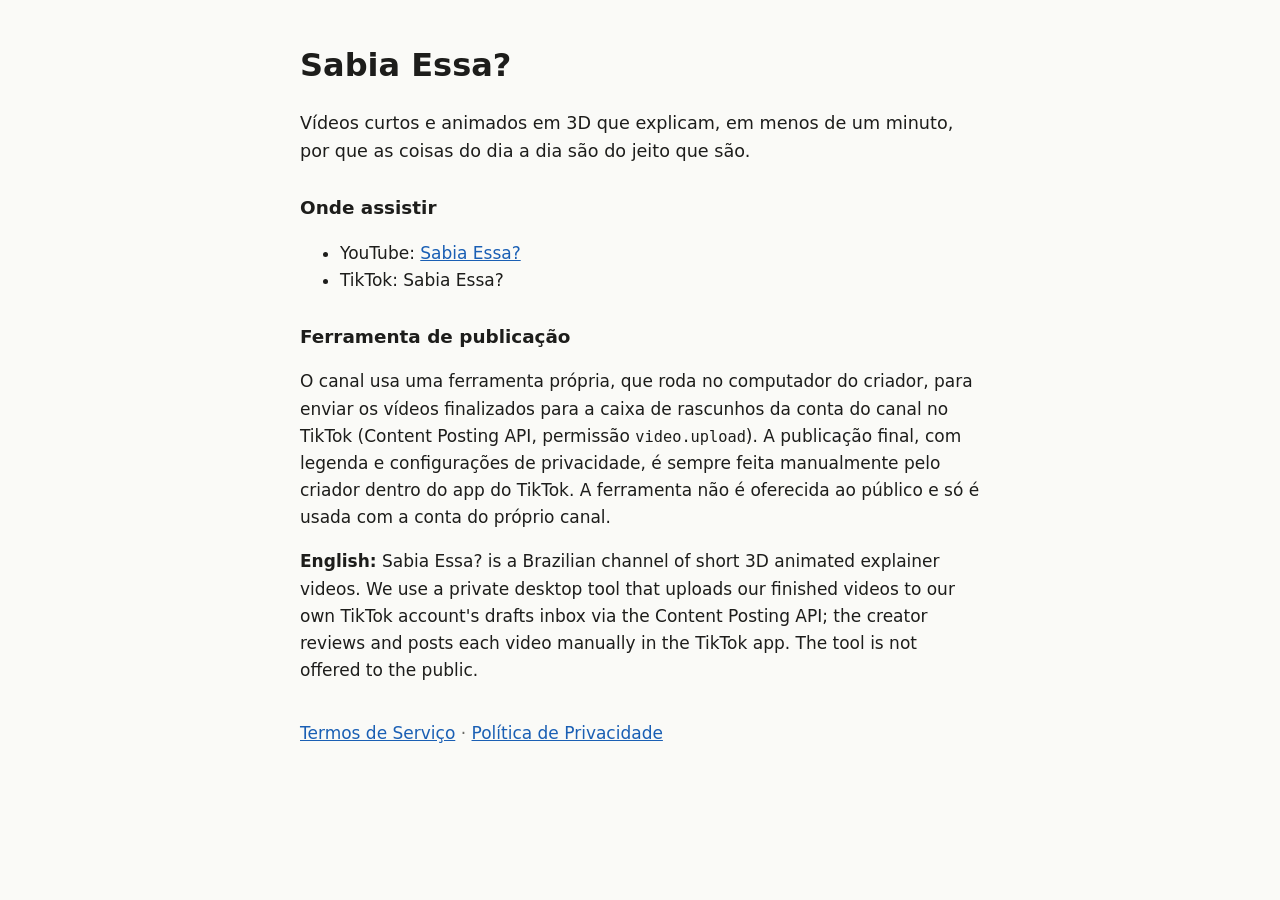
<file: index.html>
<!doctype html>
<html lang="pt-BR">
<head>
<meta charset="utf-8"><meta name="viewport" content="width=device-width, initial-scale=1">
<title>Sabia Essa?</title>
<link rel="stylesheet" href="estilo.css">
</head>
<body>
<main>
  <h1>Sabia Essa?</h1>
  <p class="lead">Vídeos curtos e animados em 3D que explicam, em menos de um minuto, por que as coisas do dia a dia são do jeito que são.</p>

  <h2>Onde assistir</h2>
  <ul>
    <li>YouTube: <a href="https://www.youtube.com/@sabiaessavideos">Sabia Essa?</a></li>
    <li>TikTok: Sabia Essa?</li>
  </ul>

  <h2>Ferramenta de publicação</h2>
  <p>O canal usa uma ferramenta própria, que roda no computador do criador, para enviar os vídeos finalizados para a caixa de rascunhos da conta do canal no TikTok (Content Posting API, permissão <code>video.upload</code>). A publicação final, com legenda e configurações de privacidade, é sempre feita manualmente pelo criador dentro do app do TikTok. A ferramenta não é oferecida ao público e só é usada com a conta do próprio canal.</p>

  <p lang="en"><strong>English:</strong> Sabia Essa? is a Brazilian channel of short 3D animated explainer videos. We use a private desktop tool that uploads our finished videos to our own TikTok account's drafts inbox via the Content Posting API; the creator reviews and posts each video manually in the TikTok app. The tool is not offered to the public.</p>

  <nav><a href="termos.html">Termos de Serviço</a> · <a href="privacidade.html">Política de Privacidade</a></nav>
</main>
</body>
</html>
</file>
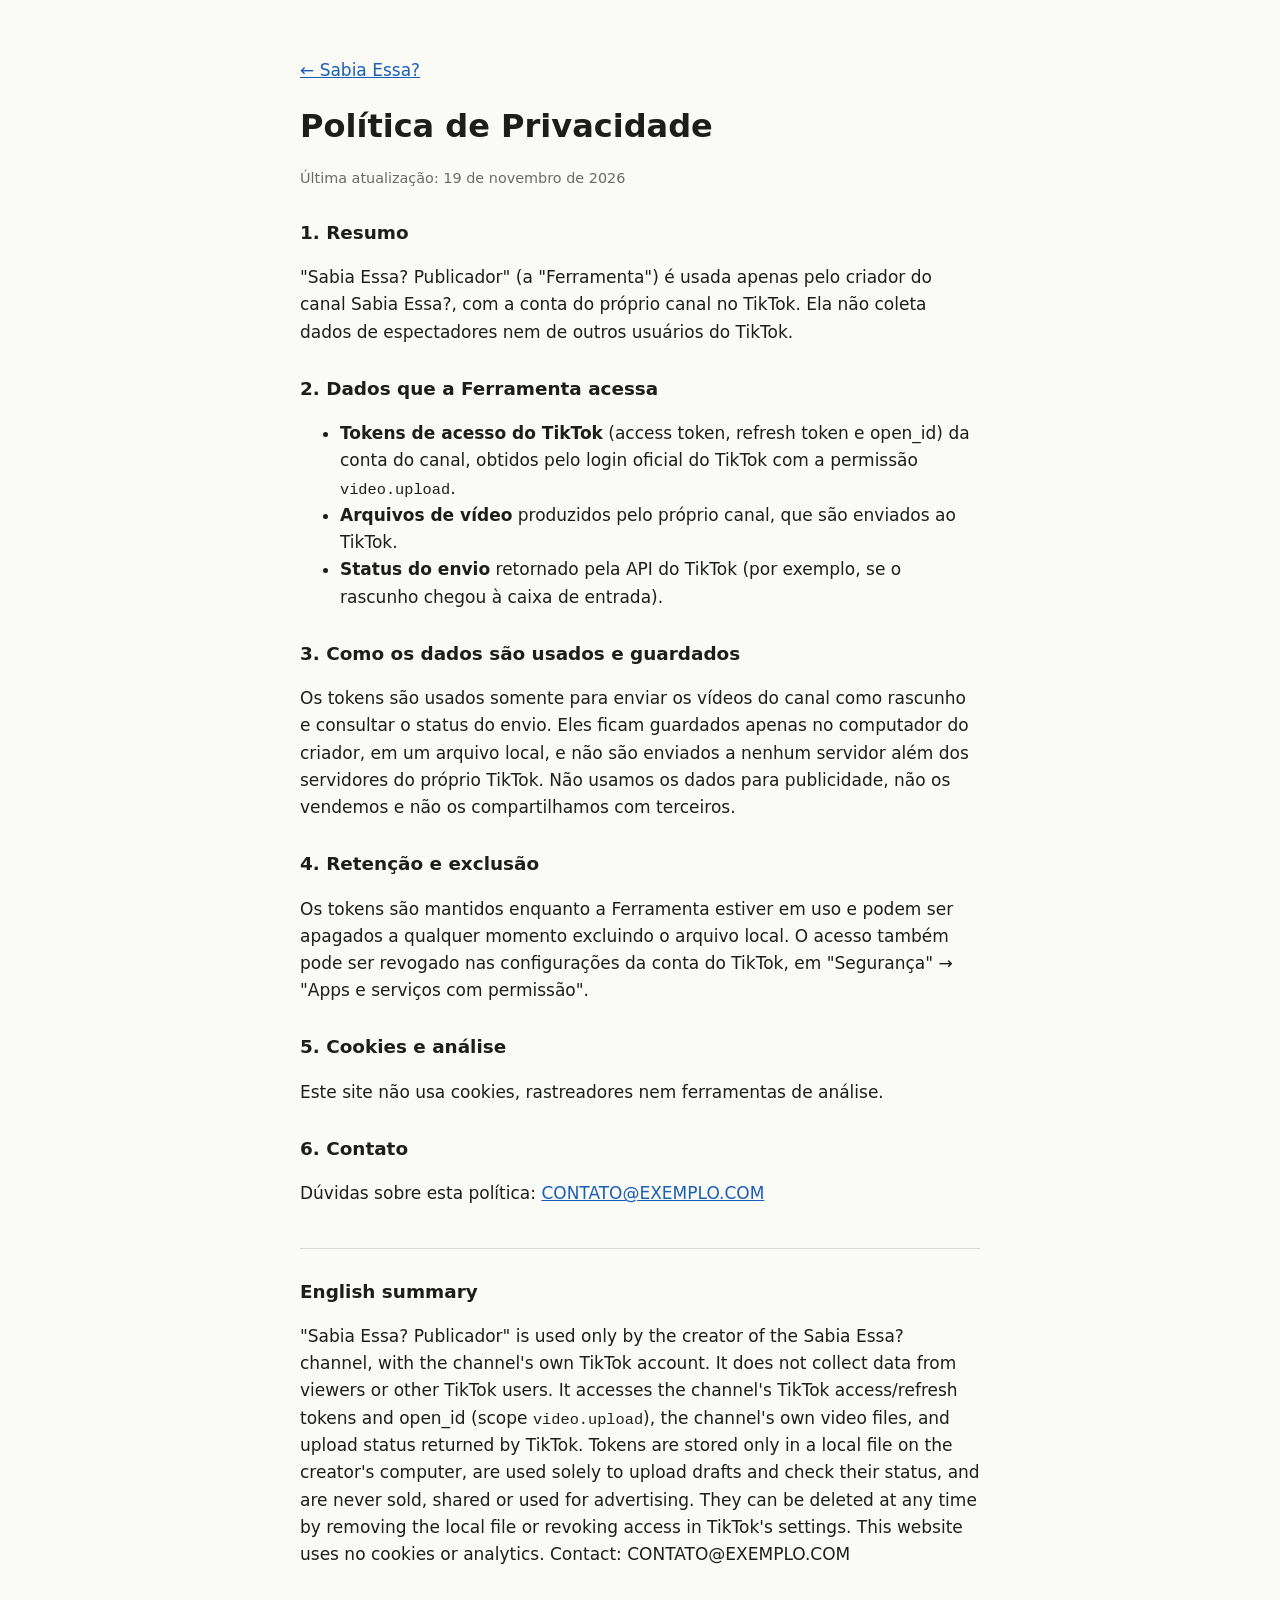
<file: privacidade.html>
<!doctype html>
<html lang="pt-BR">
<head>
<meta charset="utf-8"><meta name="viewport" content="width=device-width, initial-scale=1">
<title>Política de Privacidade</title>
<link rel="stylesheet" href="estilo.css">
</head>
<body>
<main>
  <p><a href="index.html">← Sabia Essa?</a></p>
  <h1>Política de Privacidade</h1>
  <p class="meta">Última atualização: 19 de novembro de 2026</p>

  <h2>1. Resumo</h2>
  <p>"Sabia Essa? Publicador" (a "Ferramenta") é usada apenas pelo criador do canal Sabia Essa?, com a conta do próprio canal no TikTok. Ela não coleta dados de espectadores nem de outros usuários do TikTok.</p>

  <h2>2. Dados que a Ferramenta acessa</h2>
  <ul>
    <li><strong>Tokens de acesso do TikTok</strong> (access token, refresh token e open_id) da conta do canal, obtidos pelo login oficial do TikTok com a permissão <code>video.upload</code>.</li>
    <li><strong>Arquivos de vídeo</strong> produzidos pelo próprio canal, que são enviados ao TikTok.</li>
    <li><strong>Status do envio</strong> retornado pela API do TikTok (por exemplo, se o rascunho chegou à caixa de entrada).</li>
  </ul>

  <h2>3. Como os dados são usados e guardados</h2>
  <p>Os tokens são usados somente para enviar os vídeos do canal como rascunho e consultar o status do envio. Eles ficam guardados apenas no computador do criador, em um arquivo local, e não são enviados a nenhum servidor além dos servidores do próprio TikTok. Não usamos os dados para publicidade, não os vendemos e não os compartilhamos com terceiros.</p>

  <h2>4. Retenção e exclusão</h2>
  <p>Os tokens são mantidos enquanto a Ferramenta estiver em uso e podem ser apagados a qualquer momento excluindo o arquivo local. O acesso também pode ser revogado nas configurações da conta do TikTok, em "Segurança" → "Apps e serviços com permissão".</p>

  <h2>5. Cookies e análise</h2>
  <p>Este site não usa cookies, rastreadores nem ferramentas de análise.</p>

  <h2>6. Contato</h2>
  <p>Dúvidas sobre esta política: <a href="mailto:CONTATO@EXEMPLO.COM">CONTATO@EXEMPLO.COM</a></p>

  <hr>
  <section lang="en">
    <h2>English summary</h2>
    <p>"Sabia Essa? Publicador" is used only by the creator of the Sabia Essa? channel, with the channel's own TikTok account. It does not collect data from viewers or other TikTok users. It accesses the channel's TikTok access/refresh tokens and open_id (scope <code>video.upload</code>), the channel's own video files, and upload status returned by TikTok. Tokens are stored only in a local file on the creator's computer, are used solely to upload drafts and check their status, and are never sold, shared or used for advertising. They can be deleted at any time by removing the local file or revoking access in TikTok's settings. This website uses no cookies or analytics. Contact: CONTATO@EXEMPLO.COM</p>
  </section>
</main>
</body>
</html>
</file>
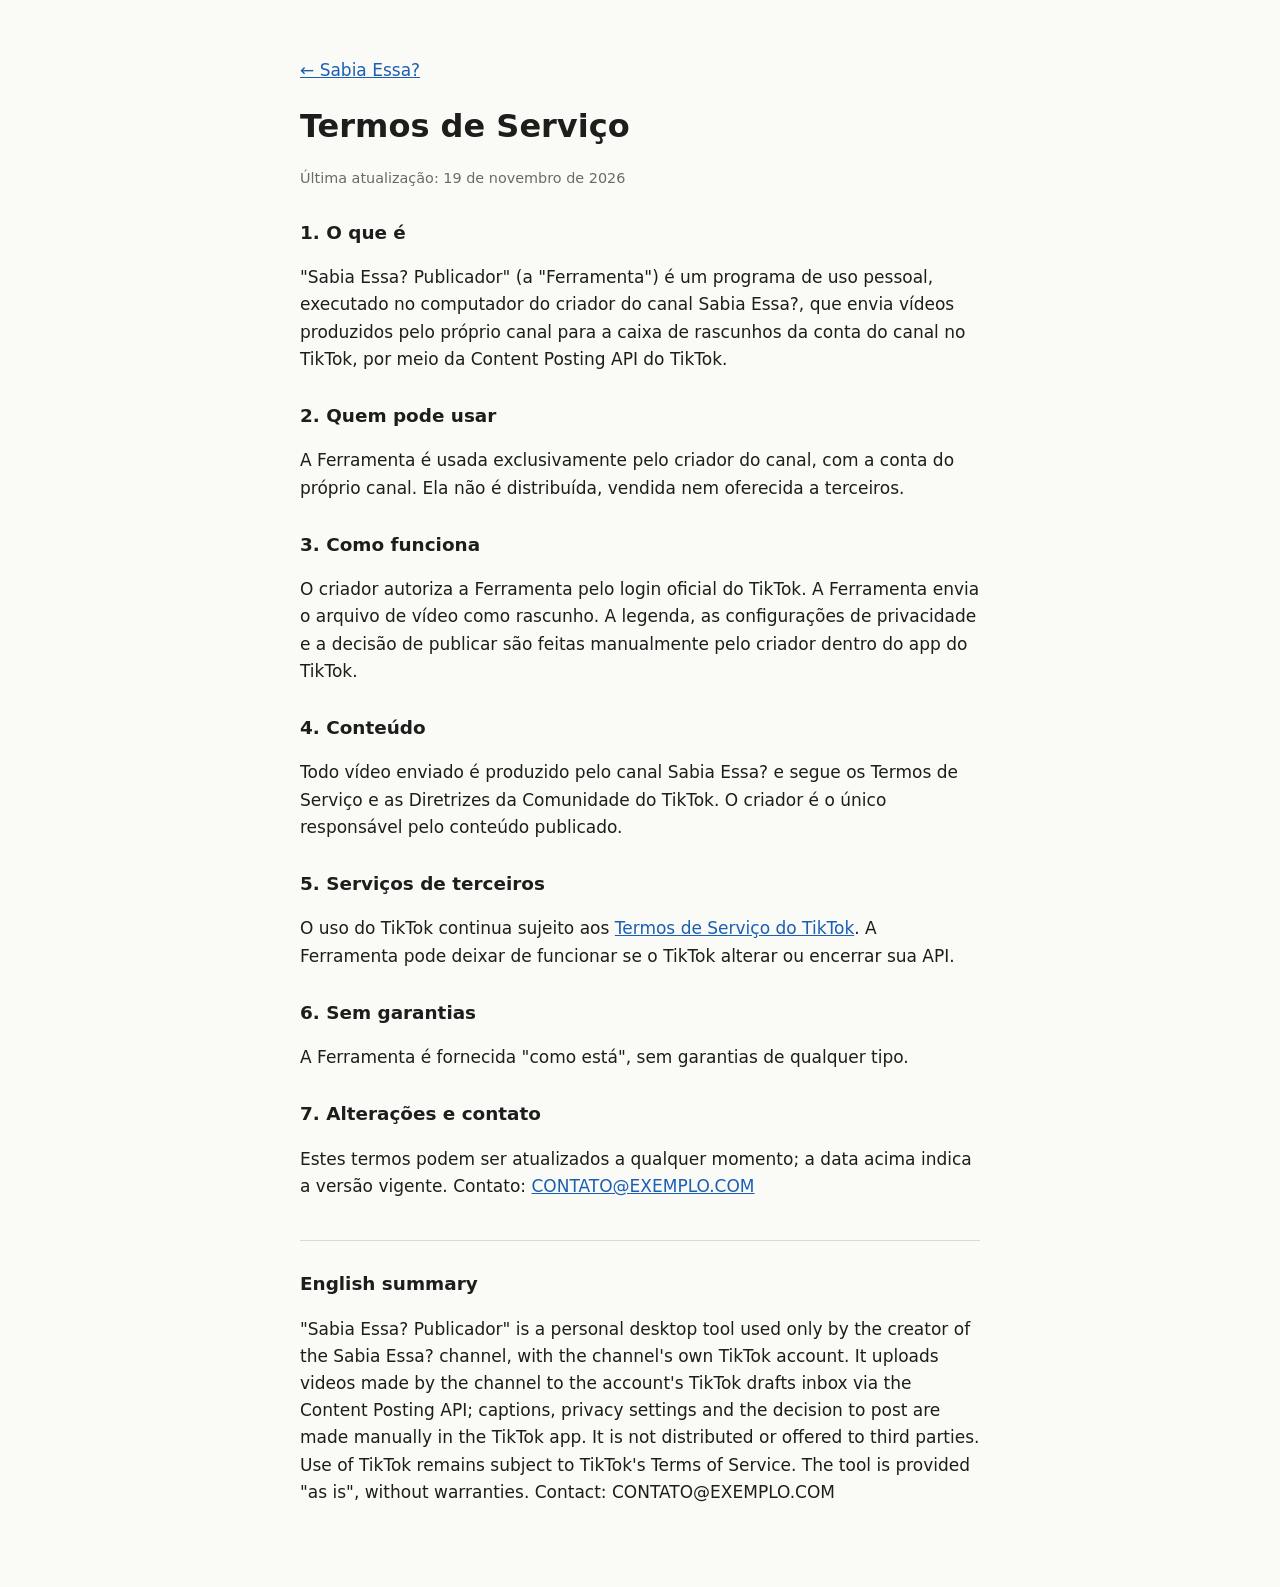
<file: termos.html>
<!doctype html>
<html lang="pt-BR">
<head>
<meta charset="utf-8"><meta name="viewport" content="width=device-width, initial-scale=1">
<title>Termos de Serviço</title>
<link rel="stylesheet" href="estilo.css">
</head>
<body>
<main>
  <p><a href="index.html">← Sabia Essa?</a></p>
  <h1>Termos de Serviço</h1>
  <p class="meta">Última atualização: 19 de novembro de 2026</p>

  <h2>1. O que é</h2>
  <p>"Sabia Essa? Publicador" (a "Ferramenta") é um programa de uso pessoal, executado no computador do criador do canal Sabia Essa?, que envia vídeos produzidos pelo próprio canal para a caixa de rascunhos da conta do canal no TikTok, por meio da Content Posting API do TikTok.</p>

  <h2>2. Quem pode usar</h2>
  <p>A Ferramenta é usada exclusivamente pelo criador do canal, com a conta do próprio canal. Ela não é distribuída, vendida nem oferecida a terceiros.</p>

  <h2>3. Como funciona</h2>
  <p>O criador autoriza a Ferramenta pelo login oficial do TikTok. A Ferramenta envia o arquivo de vídeo como rascunho. A legenda, as configurações de privacidade e a decisão de publicar são feitas manualmente pelo criador dentro do app do TikTok.</p>

  <h2>4. Conteúdo</h2>
  <p>Todo vídeo enviado é produzido pelo canal Sabia Essa? e segue os Termos de Serviço e as Diretrizes da Comunidade do TikTok. O criador é o único responsável pelo conteúdo publicado.</p>

  <h2>5. Serviços de terceiros</h2>
  <p>O uso do TikTok continua sujeito aos <a href="https://www.tiktok.com/legal/terms-of-service">Termos de Serviço do TikTok</a>. A Ferramenta pode deixar de funcionar se o TikTok alterar ou encerrar sua API.</p>

  <h2>6. Sem garantias</h2>
  <p>A Ferramenta é fornecida "como está", sem garantias de qualquer tipo.</p>

  <h2>7. Alterações e contato</h2>
  <p>Estes termos podem ser atualizados a qualquer momento; a data acima indica a versão vigente. Contato: <a href="mailto:CONTATO@EXEMPLO.COM">CONTATO@EXEMPLO.COM</a></p>

  <hr>
  <section lang="en">
    <h2>English summary</h2>
    <p>"Sabia Essa? Publicador" is a personal desktop tool used only by the creator of the Sabia Essa? channel, with the channel's own TikTok account. It uploads videos made by the channel to the account's TikTok drafts inbox via the Content Posting API; captions, privacy settings and the decision to post are made manually in the TikTok app. It is not distributed or offered to third parties. Use of TikTok remains subject to TikTok's Terms of Service. The tool is provided "as is", without warranties. Contact: CONTATO@EXEMPLO.COM</p>
  </section>
</main>
</body>
</html>
</file>
<file: estilo.css>
:root { --bg: #fafaf7; --fg: #1d1d1b; --muted: #6b6b66; --link: #1a5fb4; }
@media (prefers-color-scheme: dark) { :root { --bg: #161615; --fg: #ececea; --muted: #a2a29c; --link: #8ab4f8; } }
body { margin: 0; background: var(--bg); color: var(--fg); font: 17px/1.6 system-ui, -apple-system, "Segoe UI", sans-serif; }
main { max-width: 680px; margin: 0 auto; padding: 40px 16px 64px; }
h1 { font-size: 2rem; margin: 0 0 8px; }
h2 { font-size: 1.15rem; margin: 28px 0 6px; }
a { color: var(--link); }
.lead { font-size: 1.1rem; }
.meta { color: var(--muted); font-size: .9rem; }
nav { margin-top: 36px; color: var(--muted); }
hr { border: 0; border-top: 1px solid color-mix(in srgb, var(--fg) 15%, transparent); margin: 40px 0 0; }
code { font-size: .9em; }
</file>
